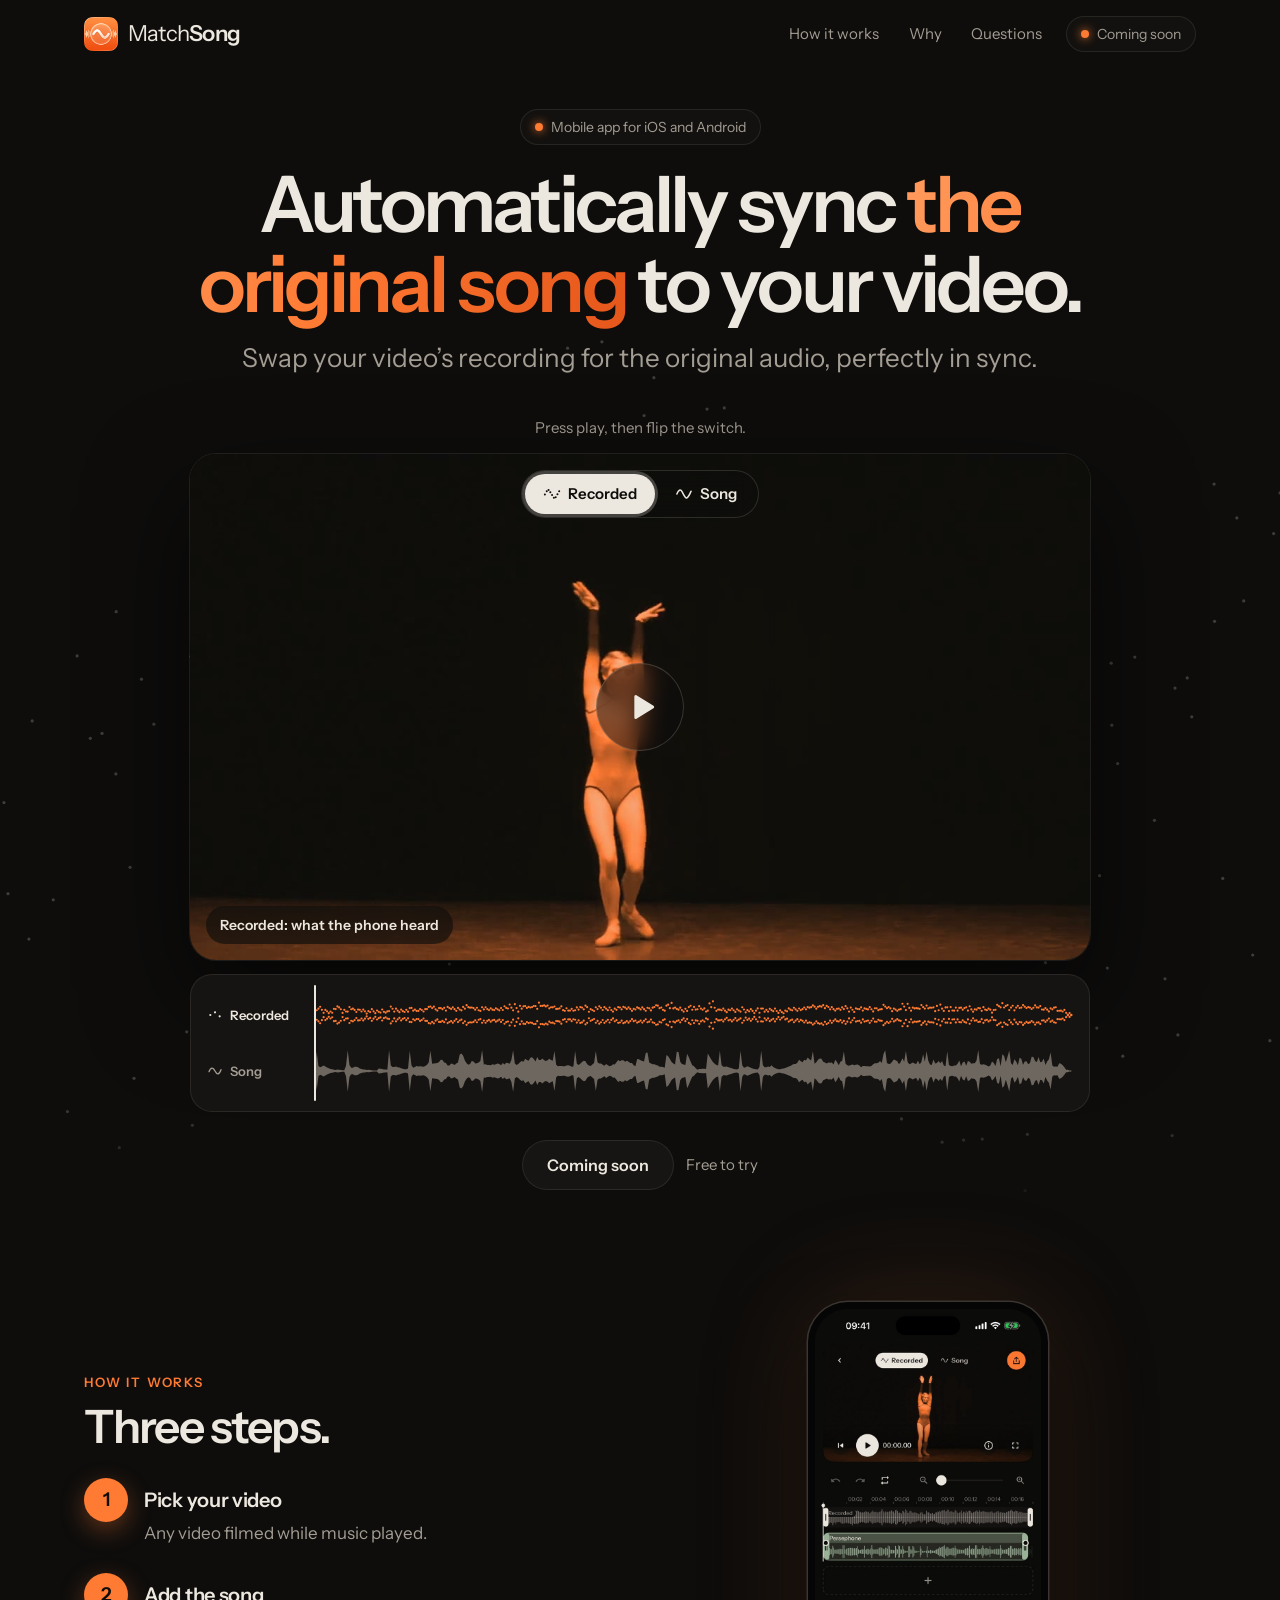
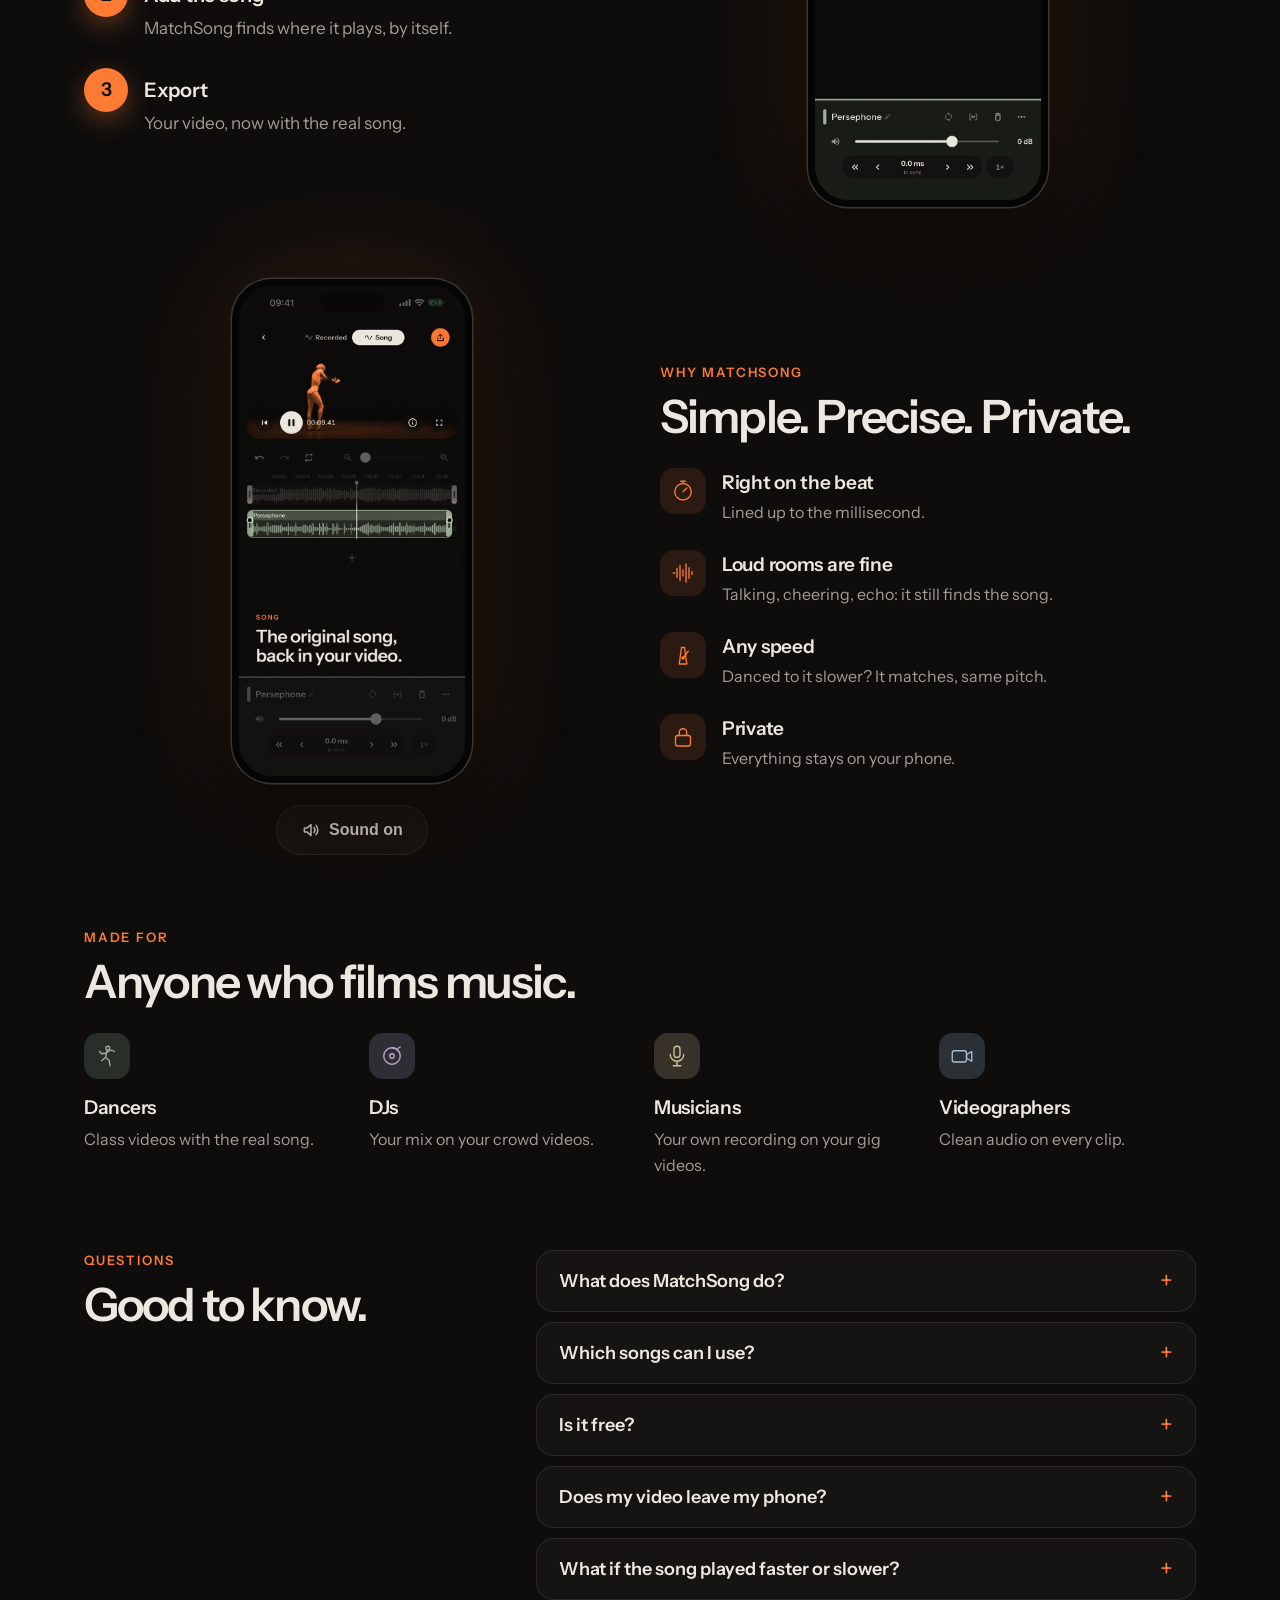
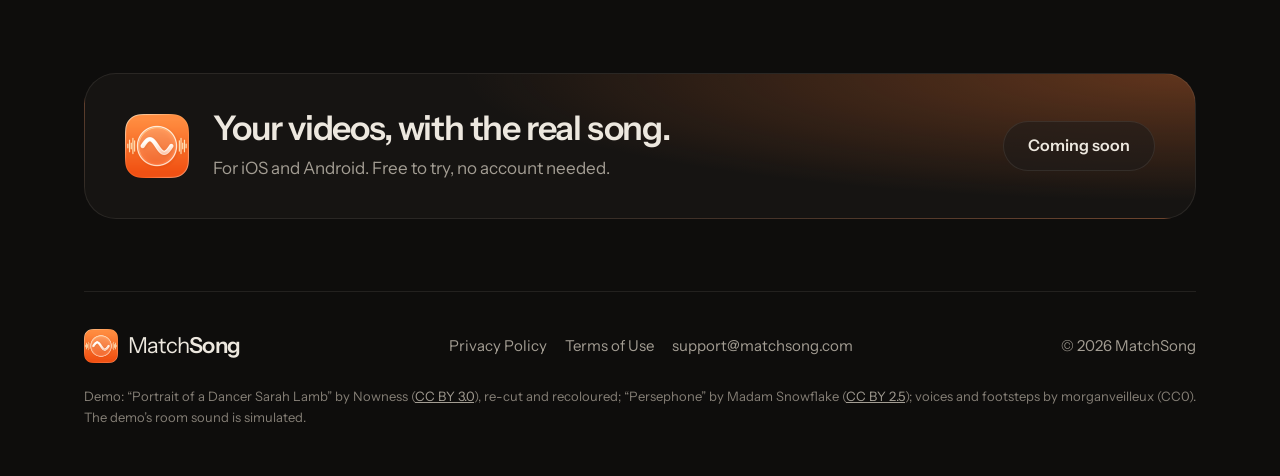
<file: index.html>
<!doctype html>
<html lang="en">
<head>
<meta charset="utf-8">
<meta name="viewport" content="width=device-width, initial-scale=1">
<title>MatchSong · Automatically sync the original song to your video</title>
<meta name="description" content="MatchSong swaps your video&rsquo;s recording for the original audio, perfectly in sync. A mobile app for iOS and Android.">
<meta name="theme-color" content="#0E0D0C">
<meta property="og:title" content="MatchSong">
<meta property="og:description" content="Automatically sync the original song to your video.">
<meta property="og:image" content="https://matchsong.com/og-image.png">
<meta property="og:url" content="https://matchsong.com/">
<meta name="twitter:card" content="summary_large_image">
<link rel="icon" href="favicon.png">
<link rel="apple-touch-icon" href="apple-touch-icon.png">
<link rel="preload" href="fonts/InstrumentSans-SemiBold.woff2" as="font" type="font/woff2" crossorigin>
<link rel="stylesheet" href="style.css?v=3">
</head>
<body>
<header class="top" id="top">
  <div class="wrap">
    <a class="brand" href="./"><img src="icon.png" alt=""><span>Match<b>Song</b></span></a>
    <nav><a class="link" href="#how">How it works</a><a class="link" href="#why">Why</a><a class="link" href="#faq">Questions</a><span class="chip"><i></i>Coming soon</span></nav>
  </div>
</header>

<main>
  <section class="hero">
    <canvas id="lock" aria-hidden="true"></canvas>
    <div class="wrap">
      <span class="chip"><i></i>Mobile app for iOS and Android</span>
      <h1>Automatically sync <em>the original song</em> to your video.</h1>
      <p class="lead">Swap your video&rsquo;s recording for the original audio, perfectly in sync.</p>
      <div class="player" id="demo">
        <p class="try">Press play, then flip the switch.</p>
        <div class="screen">
          <video id="video" muted playsinline preload="metadata" poster="demo/poster.jpg" src="demo/dance.mp4"></video>
          <div class="switch" role="radiogroup" aria-label="Sound">
            <button type="button" role="radio" id="pick-recorded" aria-checked="true"><svg viewBox="0 0 24 24" fill="currentColor" aria-hidden="true"><circle cx="2.5" cy="12.6" r="1.35"/><circle cx="5" cy="8.2" r="1.35"/><circle cx="7.4" cy="6.8" r="1.35"/><circle cx="9.8" cy="9.6" r="1.35"/><circle cx="12.1" cy="13.4" r="1.35"/><circle cx="14.5" cy="16.9" r="1.35"/><circle cx="16.9" cy="16.2" r="1.35"/><circle cx="19.3" cy="12.2" r="1.35"/><circle cx="21.6" cy="8.4" r="1.35"/></svg>Recorded</button>
            <button type="button" role="radio" id="pick-song" aria-checked="false" tabindex="-1"><svg viewBox="0 0 24 24" fill="none" stroke="currentColor" stroke-width="2" stroke-linecap="round" aria-hidden="true"><path d="M2.5 12C4.6 6.5 7.2 5 9.6 9.3C12 13.6 14.2 19.4 16.9 16.4C19.6 13.4 20.3 10.1 21.5 8.4"/></svg>Song</button>
          </div>
          <button class="play" id="play" type="button" aria-label="Play"></button>
          <div class="readout" id="readout" aria-live="polite">Recorded: what the phone heard</div>
        </div>
        <div class="lanes" id="lanes" role="slider" tabindex="0" aria-label="Position in the demo" aria-valuemin="0" aria-valuemax="22" aria-valuenow="0">
          <div class="lane on" id="lane-recorded"><span><svg viewBox="0 0 24 24" fill="currentColor" aria-hidden="true"><circle cx="5" cy="12" r="1.6"/><circle cx="12" cy="8" r="1.6"/><circle cx="19" cy="14" r="1.6"/></svg><em>Recorded</em></span><canvas id="wave-recorded"></canvas></div>
          <div class="lane" id="lane-song"><span><svg viewBox="0 0 24 24" fill="none" stroke="currentColor" stroke-width="2" stroke-linecap="round" aria-hidden="true"><path d="M3 13C6 6 9 6 12 12S18 18 21 10"/></svg><em>Song</em></span><canvas id="wave-song"></canvas></div>
          <div class="playhead" id="playhead"></div>
        </div>
      </div>
      <div class="actions"><span class="pill quiet">Coming soon</span><span class="free">Free to try</span></div>
    </div>
  </section>

  <div class="wrap">
    <section class="block" id="how">
      <div class="how">
        <div>
          <div class="kicker">How it works</div>
          <h2 class="title">Three steps.</h2>
          <ol class="steps reveal" id="steps">
            <li data-from="0"><span class="num">1</span><div><h3>Pick your video</h3><p>Any video filmed while music played.</p></div></li>
            <li data-from="3.49"><span class="num">2</span><div><h3>Add the song</h3><p>MatchSong finds where it plays, by itself.</p></div></li>
            <li data-from="19.25"><span class="num">3</span><div><h3>Export</h3><p>Your video, now with the real song.</p></div></li>
          </ol>
        </div>
        <div class="device reveal"><video id="app-video" src="demo/app-steps.mp4?v=4" poster="demo/app-steps.jpg?v=4" muted loop playsinline preload="metadata" aria-label="MatchSong in use: a new project with a dance video, the song added and found in sync, then exported to Photos."></video></div>
      </div>
    </section>

    <section class="block" id="why">
      <div class="split">
        <div>
          <div class="kicker">Why MatchSong</div>
          <h2 class="title">Simple. Precise. Private.</h2>
          <ul class="reasons reveal">
            <li><div class="mark"><svg viewBox="0 0 32 32"><circle cx="16" cy="17" r="11"/><path d="M16 17l5-5M13 3h6M16 6V3"/></svg></div><div><h3>Right on the beat</h3><p>Lined up to the millisecond.</p></div></li>
            <li><div class="mark"><svg viewBox="0 0 32 32"><path d="M3 16h2M8 10v12M12 6v20M16 12v8M20 4v24M24 9v14M28 14v4"/></svg></div><div><h3>Loud rooms are fine</h3><p>Talking, cheering, echo: it still finds the song.</p></div></li>
            <li><div class="mark"><svg viewBox="0 0 32 32"><path d="M11 28h10l-3-22h-4z"/><path d="M16 20l7-9"/><circle cx="16" cy="20" r="1.5"/></svg></div><div><h3>Any speed</h3><p>Danced to it slower? It matches, same pitch.</p></div></li>
            <li><div class="mark"><svg viewBox="0 0 32 32"><rect x="6" y="14" width="20" height="14" rx="3"/><path d="M11 14v-4a5 5 0 0 1 10 0v4"/></svg></div><div><h3>Private</h3><p>Everything stays on your phone.</p></div></li>
          </ul>
        </div>
        <div class="film reveal">
          <div class="device"><video id="film-video" src="demo/film.mp4?v=1" poster="demo/film.jpg?v=1" muted loop playsinline preload="metadata" aria-label="A 30-second film of MatchSong: a dance video with the sound the phone recorded, one tap to the original song in sync, how the song is found and the video exported."></video></div>
          <button class="pill quiet" id="film-sound" aria-pressed="false"><svg viewBox="0 0 24 24" width="20" height="20" fill="none" stroke="currentColor" stroke-width="1.8" stroke-linecap="round" stroke-linejoin="round" aria-hidden="true"><path d="M4 9.5h3.5L12 5.5v13l-4.5-4H4z"/><path d="M15.5 9a4.5 4.5 0 0 1 0 6M18 6.5a8 8 0 0 1 0 11"/></svg><span>Sound on</span></button>
        </div>
      </div>
    </section>

    <section class="block" id="for">
      <div class="kicker">Made for</div>
      <h2 class="title">Anyone who films music.</h2>
      <div class="row4 reveal">
        <div class="item who dancers"><div class="mark"><svg viewBox="0 0 32 32"><circle cx="17" cy="5.5" r="2.5"/><path d="M16 9l-2 9 5 4 1 7M14 18l-5 4M16 11l6-3 4 2M15 12l-6 1-3-3"/></svg></div><h3>Dancers</h3><p>Class videos with the real song.</p></div>
        <div class="item who djs"><div class="mark"><svg viewBox="0 0 32 32"><circle cx="16" cy="16" r="11"/><circle cx="16" cy="16" r="3"/><path d="M24 6l3-2M16 5a11 11 0 0 1 9 5"/></svg></div><h3>DJs</h3><p>Your mix on your crowd videos.</p></div>
        <div class="item who musicians"><div class="mark"><svg viewBox="0 0 32 32"><rect x="12" y="3" width="8" height="15" rx="4"/><path d="M7 14a9 9 0 0 0 18 0M16 23v6M11 29h10"/></svg></div><h3>Musicians</h3><p>Your own recording on your gig videos.</p></div>
        <div class="item who video"><div class="mark"><svg viewBox="0 0 32 32"><rect x="3" y="9" width="19" height="15" rx="3"/><path d="M22 14l7-4v13l-7-4z"/></svg></div><h3>Videographers</h3><p>Clean audio on every clip.</p></div>
      </div>
    </section>

    <section class="block" id="faq">
      <div class="split top">
        <div>
          <div class="kicker">Questions</div>
          <h2 class="title">Good to know.</h2>
        </div>
        <div class="faq">
          <details><summary>What does MatchSong do?</summary><p>It swaps your video&rsquo;s recording for the original audio, perfectly in sync.</p></details>
          <details><summary>Which songs can I use?</summary><p>Any song file you have (MP3, AAC, WAV, FLAC and more), or a better recording of the same music, like your DJ mix. Songs from streaming apps are locked and can&rsquo;t be used.</p></details>
          <details><summary>Is it free?</summary><p>Finding the song, listening and editing are free. Saving the finished video needs MatchSong Pro.</p></details>
          <details><summary>Does my video leave my phone?</summary><p>No. Everything happens on your phone. No account, no uploads.</p></details>
          <details><summary>What if the song played faster or slower?</summary><p>MatchSong notices and matches the speed, keeping the pitch.</p></details>
        </div>
      </div>
    </section>

    <section class="plan reveal">
      <div class="words"><img src="icon.png" alt=""><div><h2>Your videos, with the real song.</h2><p>For iOS and Android. Free to try, no account needed.</p></div></div>
      <span class="pill quiet">Coming soon</span>
    </section>

    <footer>
      <a class="brand" href="./"><img src="icon.png" alt=""><span>Match<b>Song</b></span></a>
      <nav><a href="privacy.html">Privacy Policy</a><a href="terms.html">Terms of Use</a><a href="mailto:support@matchsong.com">support@matchsong.com</a></nav>
      <span>&copy; 2026 MatchSong</span>
      <p class="credits">Demo: &ldquo;Portrait of a Dancer Sarah Lamb&rdquo; by Nowness (<a href="https://commons.wikimedia.org/wiki/File:Portrait_of_a_Dancer_Sarah_Lamb.webm">CC BY 3.0</a>), re-cut and recoloured; &ldquo;Persephone&rdquo; by Madam Snowflake (<a href="https://ccmixter.org/files/snowflake/22364">CC BY 2.5</a>); voices and footsteps by morganveilleux (CC0). The demo&rsquo;s room sound is simulated.</p>
    </footer>
  </div>
</main>

<script>
document.documentElement.classList.add('js');
const still = matchMedia('(prefers-reduced-motion: reduce)').matches;
const $ = id => document.getElementById(id);

// The top bar turns to glass once the page scrolls; sections rise into view once.
const topBar = $('top');
addEventListener('scroll', () => topBar.classList.toggle('solid', scrollY > 8), { passive: true });
const seen = new IntersectionObserver(entries => entries.forEach(e => { if (e.isIntersecting) { e.target.classList.add('seen'); seen.unobserve(e.target); } }), { rootMargin: '0px 0px -8% 0px' });
document.querySelectorAll('.reveal').forEach(el => seen.observe(el));

// The brand moment behind the headline: noisy dots drift, then lock onto one clean wave, and let go again.
(function lock() {
  const canvas = $('lock'), g = canvas.getContext('2d');
  const dots = Array.from({ length: 150 }, (_, i) => ({ u: i / 149, jx: Math.random() * 2 - 1, jy: Math.random() * 2 - 1, phase: Math.random() * 6.28 }));
  function size() { const r = devicePixelRatio || 1; canvas.width = canvas.clientWidth * r; canvas.height = canvas.clientHeight * r; g.setTransform(r, 0, 0, r, 0, 0); }
  function draw(time) {
    const w = canvas.clientWidth, h = canvas.clientHeight, cycle = (time / 1000) % 8;
    // 0–3 s noisy, 3–4 s locking on, 4–7 s locked, 7–8 s letting go (eased)
    const ease = x => x * x * (3 - 2 * x);
    const locked = still ? 1 : cycle < 3 ? 0 : cycle < 4 ? ease(cycle - 3) : cycle < 7 ? 1 : 1 - ease(cycle - 7);
    g.clearRect(0, 0, w, h);
    for (const d of dots) {
      const x = d.u * w, line = h * 0.62 + Math.sin(d.u * 9.4 + 0.6) * h * 0.12;
      const wobble = still ? 0 : Math.sin(time / 900 + d.phase);
      const loose = 1 - locked;
      const px = x + loose * d.jx * 26, py = line + loose * (d.jy * h * 0.28 + wobble * 14);
      g.beginPath(); g.arc(px, py, 1.6 + locked * 0.6, 0, 6.29);
      g.fillStyle = `rgba(${Math.round(237 + 18 * locked)}, ${Math.round(232 - 110 * locked)}, ${Math.round(223 - 172 * locked)}, ${0.22 + 0.4 * locked})`;
      g.fill();
    }
    if (!still) requestAnimationFrame(draw);
  }
  size(); addEventListener('resize', () => { size(); if (still) draw(0); });
  still ? draw(0) : requestAnimationFrame(draw);
})();

// The demo: both sounds play from one clock and the switch only fades between them (30 ms), so flipping never
// loses the place. The picture follows what the listener hears (the sound clock minus the output delay).
const WAVES_URL = 'demo/waves.json', LENGTH = 22;
const PLAY = '<svg viewBox="0 0 24 24" fill="currentColor" aria-hidden="true"><path d="M8 4.5v15a1 1 0 0 0 1.5.86l12-7.5a1 1 0 0 0 0-1.72l-12-7.5A1 1 0 0 0 8 4.5z"/></svg>';
const PAUSE = '<svg viewBox="0 0 24 24" fill="currentColor" aria-hidden="true"><rect x="5.5" y="4" width="4.5" height="16" rx="1.2"/><rect x="14" y="4" width="4.5" height="16" rx="1.2"/></svg>';
const video = $('video');
let audio = null, playing = false, at = 0, listening = 'recorded', waves = null;

async function prepare() {
  if (audio) return audio;
  // Play like a video, not like a game: on iPhone, game sound is muted by the silent switch
  // (it still plays in headphones, so the demo seemed broken only on the phone's speaker).
  if (navigator.audioSession) navigator.audioSession.type = 'playback';
  const context = new (window.AudioContext || window.webkitAudioContext)();
  context.resume();  // while the tap still counts as the listener's choice to play
  const load = async url => context.decodeAudioData(await (await fetch(url)).arrayBuffer());
  const [recorded, song] = await Promise.all([load('demo/recorded.mp4'), load('demo/song.mp4')]);
  const gains = { recorded: context.createGain(), song: context.createGain() };
  for (const name in gains) { gains[name].connect(context.destination); gains[name].gain.value = name === listening ? 1 : 0; }
  return audio = { context, buffers: { recorded, song }, gains, sources: [] };
}
const heardDelay = () => audio ? (audio.context.outputLatency || audio.context.baseLatency || 0) : 0;
const now = () => playing ? Math.max(0, Math.min(LENGTH, audio.context.currentTime - audio.startedAt - heardDelay())) : at;
function stopSources() { if (!audio) return; for (const s of audio.sources) { try { s.stop(); } catch (e) {} } audio.sources = []; }
function start(from) {
  stopSources();
  const when = audio.context.currentTime + 0.05;
  audio.sources = ['recorded', 'song'].map(name => {
    const s = audio.context.createBufferSource(); s.buffer = audio.buffers[name]; s.connect(audio.gains[name]); s.start(when, from); return s;
  });
  audio.startedAt = when - from; playing = true;
  video.currentTime = from;   // the picture starts when the sound is heard, not before
  setTimeout(() => { if (playing) video.play().catch(() => {}); }, (when - audio.context.currentTime + heardDelay()) * 1000);
}
async function toggle() {
  if (playing) { at = now(); stopSources(); playing = false; video.pause(); return; }
  filmHeard(false);  // one sound at a time
  const a = await prepare();
  if (a.context.state === 'suspended') await a.context.resume();
  start(at >= LENGTH - 0.1 ? 0 : at);
}
function seek(t) { at = Math.max(0, Math.min(LENGTH - 0.05, t)); playing ? start(at) : (video.currentTime = at); }
function listen(which) {
  listening = which;
  $('pick-recorded').setAttribute('aria-checked', which === 'recorded');
  $('pick-song').setAttribute('aria-checked', which === 'song');
  $('pick-recorded').tabIndex = which === 'recorded' ? 0 : -1;   // only the chosen one is a Tab stop
  $('pick-song').tabIndex = which === 'song' ? 0 : -1;
  $('lane-recorded').classList.toggle('on', which === 'recorded');
  $('lane-song').classList.toggle('on', which === 'song');
  $('readout').innerHTML = which === 'song' ? '<b>Song</b>: in sync' : 'Recorded: what the phone heard';
  if (audio) {
    const t = audio.context.currentTime;
    for (const name in audio.gains) { const g = audio.gains[name].gain; g.cancelScheduledValues(t); g.setValueAtTime(g.value, t); g.linearRampToValueAtTime(name === which ? 1 : 0, t + 0.03); }
  }
  if (!playing) toggle();
  drawWaves();
}

// The two sounds drawn like the app's lanes: the recording as scattered dots, the song as one clean wave.
function drawWaves() {
  if (!waves) return;
  for (const name of ['recorded', 'song']) {
    const canvas = $('wave-' + name), r = devicePixelRatio || 1, w = canvas.clientWidth, h = canvas.clientHeight;
    canvas.width = w * r; canvas.height = h * r;
    const g = canvas.getContext('2d'); g.scale(r, r);
    const values = waves[name], step = w / values.length, mid = h / 2;
    g.fillStyle = name === listening ? '#FF7A33' : '#6E675F';  // the quiet one still 3.3:1 on its panel
    if (name === 'recorded') {
      values.forEach((v, i) => { const a = v * (mid - 3), jitter = ((i * 37) % 11) / 11 - 0.5;
        for (const y of [mid - a + jitter * 4, mid + a - jitter * 4]) { g.beginPath(); g.arc(i * step, y, 1.1, 0, 6.29); g.fill(); } });
    } else {
      g.beginPath(); g.moveTo(0, mid);
      values.forEach((v, i) => g.lineTo(i * step, mid - v * (mid - 3)));
      for (let i = values.length - 1; i >= 0; i--) g.lineTo(i * step, mid + values[i] * (mid - 3));
      g.closePath(); g.fill();
    }
  }
}
function frame() {
  const t = now();
  if (playing && t >= LENGTH - 0.02) { playing = false; at = LENGTH; stopSources(); video.pause(); }
  if (playing && !video.paused && Math.abs(video.currentTime - t) > 0.035) video.currentTime = t;
  const canvas = $('wave-song');
  $('playhead').style.left = (canvas.offsetLeft + t / LENGTH * canvas.clientWidth) + 'px';
  $('lanes').setAttribute('aria-valuenow', Math.round(t));
  $('lanes').setAttribute('aria-valuetext', `${Math.round(t)} seconds of ${LENGTH}`);
  document.body.classList.toggle('playing', playing);
  const p = $('play');
  if (p.dataset.on !== String(playing)) { p.dataset.on = playing; p.innerHTML = playing ? PAUSE : PLAY; p.setAttribute('aria-label', playing ? 'Pause' : 'Play'); }
  requestAnimationFrame(frame);
}
$('play').onclick = toggle; video.onclick = toggle;
$('pick-recorded').onclick = () => listen('recorded'); $('pick-song').onclick = () => listen('song');
// the switch is a pair of radio buttons: the arrow keys move between them
for (const [id, other] of [['pick-recorded', 'song'], ['pick-song', 'recorded']]) {
  $(id).addEventListener('keydown', e => {
    if (!['ArrowLeft', 'ArrowRight', 'ArrowUp', 'ArrowDown'].includes(e.key)) return;
    e.preventDefault(); listen(other); $('pick-' + other).focus();
  });
}
const lanes = $('lanes');
const seekAt = e => { const c = $('wave-song').getBoundingClientRect(); seek((e.clientX - c.left) / c.width * LENGTH); };
lanes.addEventListener('pointerdown', e => { lanes.setPointerCapture(e.pointerId); seekAt(e); });
lanes.addEventListener('pointermove', e => { if (lanes.hasPointerCapture(e.pointerId)) seekAt(e); });
lanes.addEventListener('keydown', e => { if (e.key === 'ArrowRight') seek(now() + 2); if (e.key === 'ArrowLeft') seek(now() - 2); if (e.key === ' ') { e.preventDefault(); toggle(); } });
// The 30-second film: plays silently when it comes into view (with Reduce Motion, only when
// asked); its sound only when asked, and never over the demo's.
const film = $('film-video'), filmSound = $('film-sound');
function filmHeard(on) {
  film.muted = !on;
  filmSound.setAttribute('aria-pressed', on);
  filmSound.querySelector('span').textContent = on ? 'Sound off' : 'Sound on';
}
if (!still) new IntersectionObserver(([e]) => e.isIntersecting ? film.play().catch(() => {}) : film.pause()).observe(film);
film.onclick = () => film.paused ? film.play().catch(() => {}) : film.pause();
filmSound.onclick = () => {
  const on = film.muted;
  if (on && playing) toggle();  // the demo stops: one sound at a time
  filmHeard(on);
  if (on) film.play().catch(() => {});
};
const appVideo = $('app-video');
if (!still) new IntersectionObserver(([e]) => e.isIntersecting ? appVideo.play().catch(() => {}) : appVideo.pause()).observe(appVideo);
// The step the app video is showing lights up beside it (each step says from which second).
const steps = [...$('steps').children];
function showStep() {
  const t = appVideo.currentTime;
  steps.forEach((li, i) => li.classList.toggle('now', t >= +li.dataset.from && (i + 1 === steps.length || t < +steps[i + 1].dataset.from)));
  if (!appVideo.paused) requestAnimationFrame(showStep);
}
appVideo.addEventListener('play', () => { $('steps').classList.add('live'); showStep(); });
fetch(WAVES_URL).then(r => r.json()).then(w => { waves = w; drawWaves(); });
addEventListener('resize', drawWaves);
requestAnimationFrame(frame);
</script>
</body>
</html>
</file>
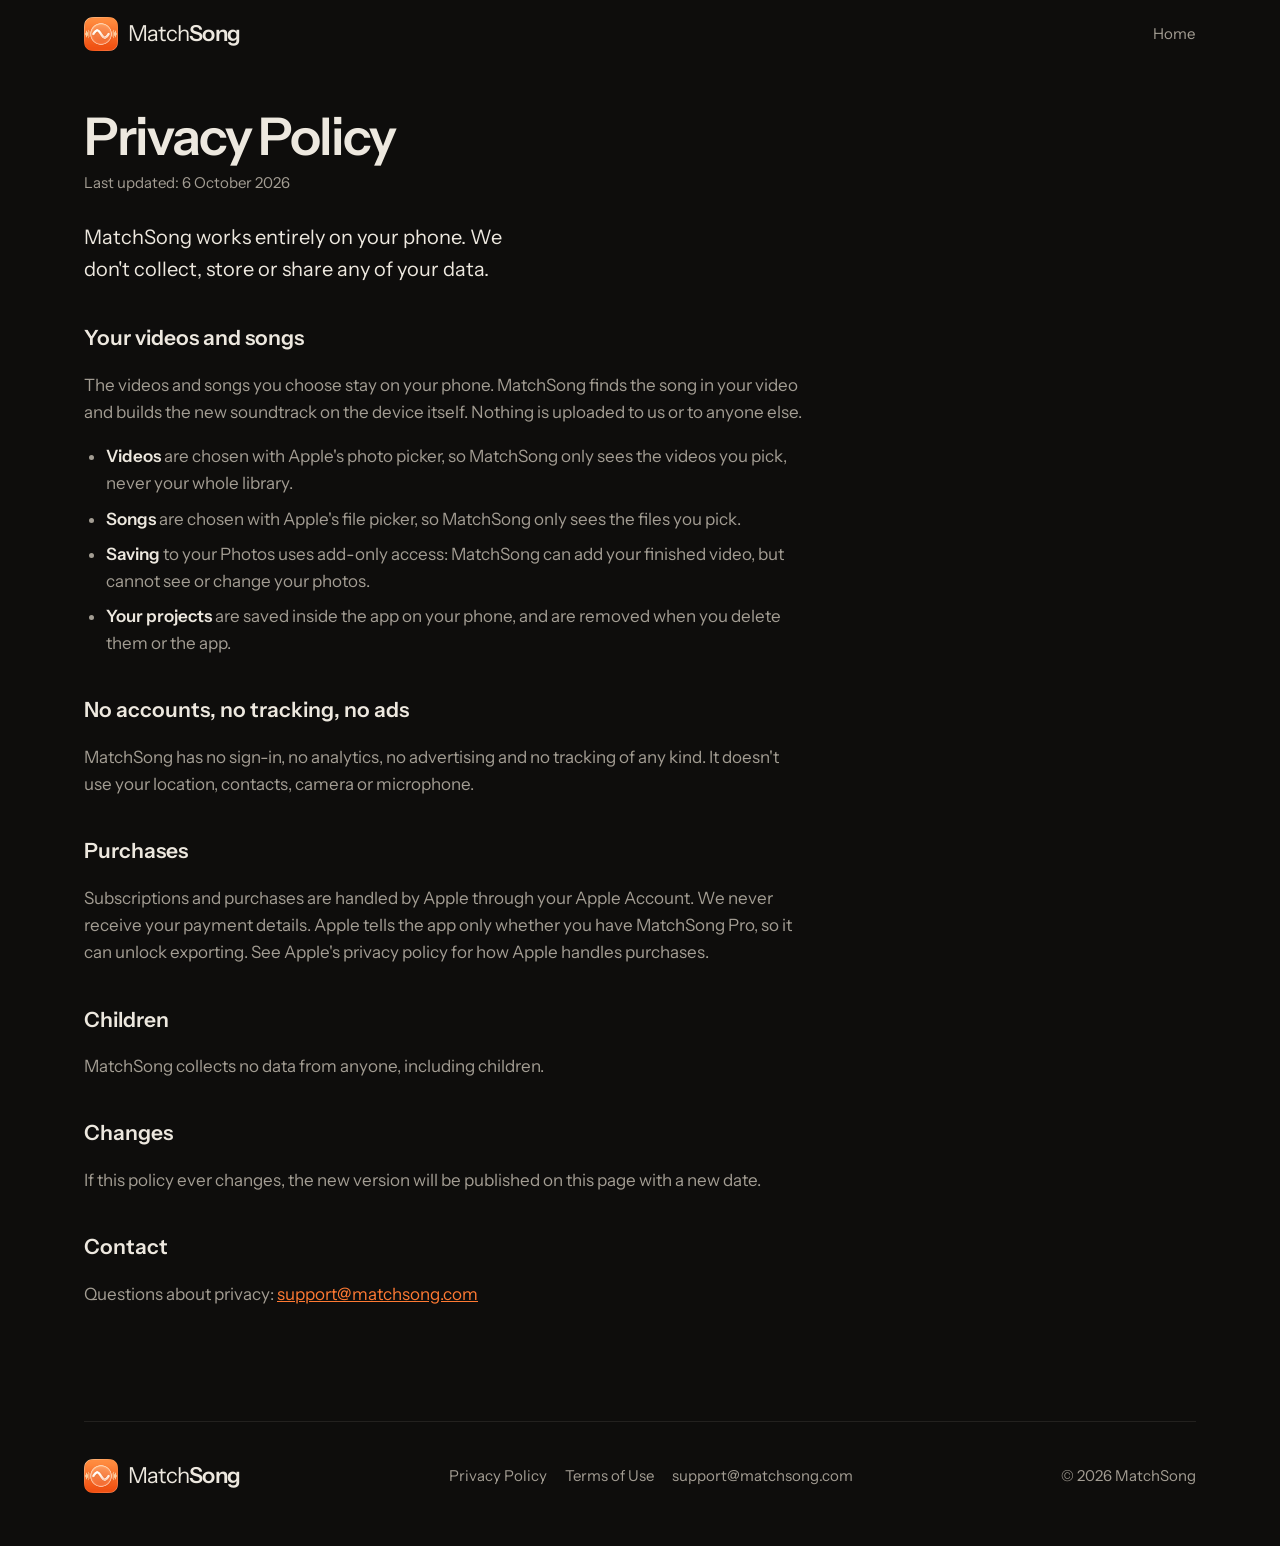
<file: privacy.html>
<!doctype html>
<html lang="en">
<head>
<meta charset="utf-8">
<meta name="viewport" content="width=device-width, initial-scale=1">
<title>MatchSong · Privacy Policy</title>
<meta name="theme-color" content="#0E0D0C">
<link rel="icon" href="favicon.png">
<link rel="apple-touch-icon" href="apple-touch-icon.png">
<link rel="stylesheet" href="style.css?v=3">
</head>
<body>
<header class="top">
  <div class="wrap">
    <a class="brand" href="./"><img src="icon.png" alt=""><span>Match<b>Song</b></span></a>
    <nav><a href="./">Home</a></nav>
  </div>
</header>
<div class="wrap">
<main class="doc">
<h1>Privacy Policy</h1>
<p class="updated">Last updated: 6 October 2026</p>

<p class="lead">MatchSong works entirely on your phone. We don't collect, store or share any of your data.</p>

<h2>Your videos and songs</h2>
<p>The videos and songs you choose stay on your phone. MatchSong finds the song in your video and builds the new soundtrack on the device itself. Nothing is uploaded to us or to anyone else.</p>
<ul>
<li><b>Videos</b> are chosen with Apple's photo picker, so MatchSong only sees the videos you pick, never your whole library.</li>
<li><b>Songs</b> are chosen with Apple's file picker, so MatchSong only sees the files you pick.</li>
<li><b>Saving</b> to your Photos uses add-only access: MatchSong can add your finished video, but cannot see or change your photos.</li>
<li><b>Your projects</b> are saved inside the app on your phone, and are removed when you delete them or the app.</li>
</ul>

<h2>No accounts, no tracking, no ads</h2>
<p>MatchSong has no sign-in, no analytics, no advertising and no tracking of any kind. It doesn't use your location, contacts, camera or microphone.</p>

<h2>Purchases</h2>
<p>Subscriptions and purchases are handled by Apple through your Apple Account. We never receive your payment details. Apple tells the app only whether you have MatchSong Pro, so it can unlock exporting. See Apple's privacy policy for how Apple handles purchases.</p>

<h2>Children</h2>
<p>MatchSong collects no data from anyone, including children.</p>

<h2>Changes</h2>
<p>If this policy ever changes, the new version will be published on this page with a new date.</p>

<h2>Contact</h2>
<p>Questions about privacy: <a href="mailto:support@matchsong.com">support@matchsong.com</a></p>
</main>
  <footer>
    <a class="brand" href="./"><img src="icon.png" alt=""><span>Match<b>Song</b></span></a>
    <nav><a href="privacy.html">Privacy Policy</a><a href="terms.html">Terms of Use</a><a href="mailto:support@matchsong.com">support@matchsong.com</a></nav>
    <span>&copy; 2026 MatchSong</span>
  </footer>
</div>
</body>
</html>
</file>
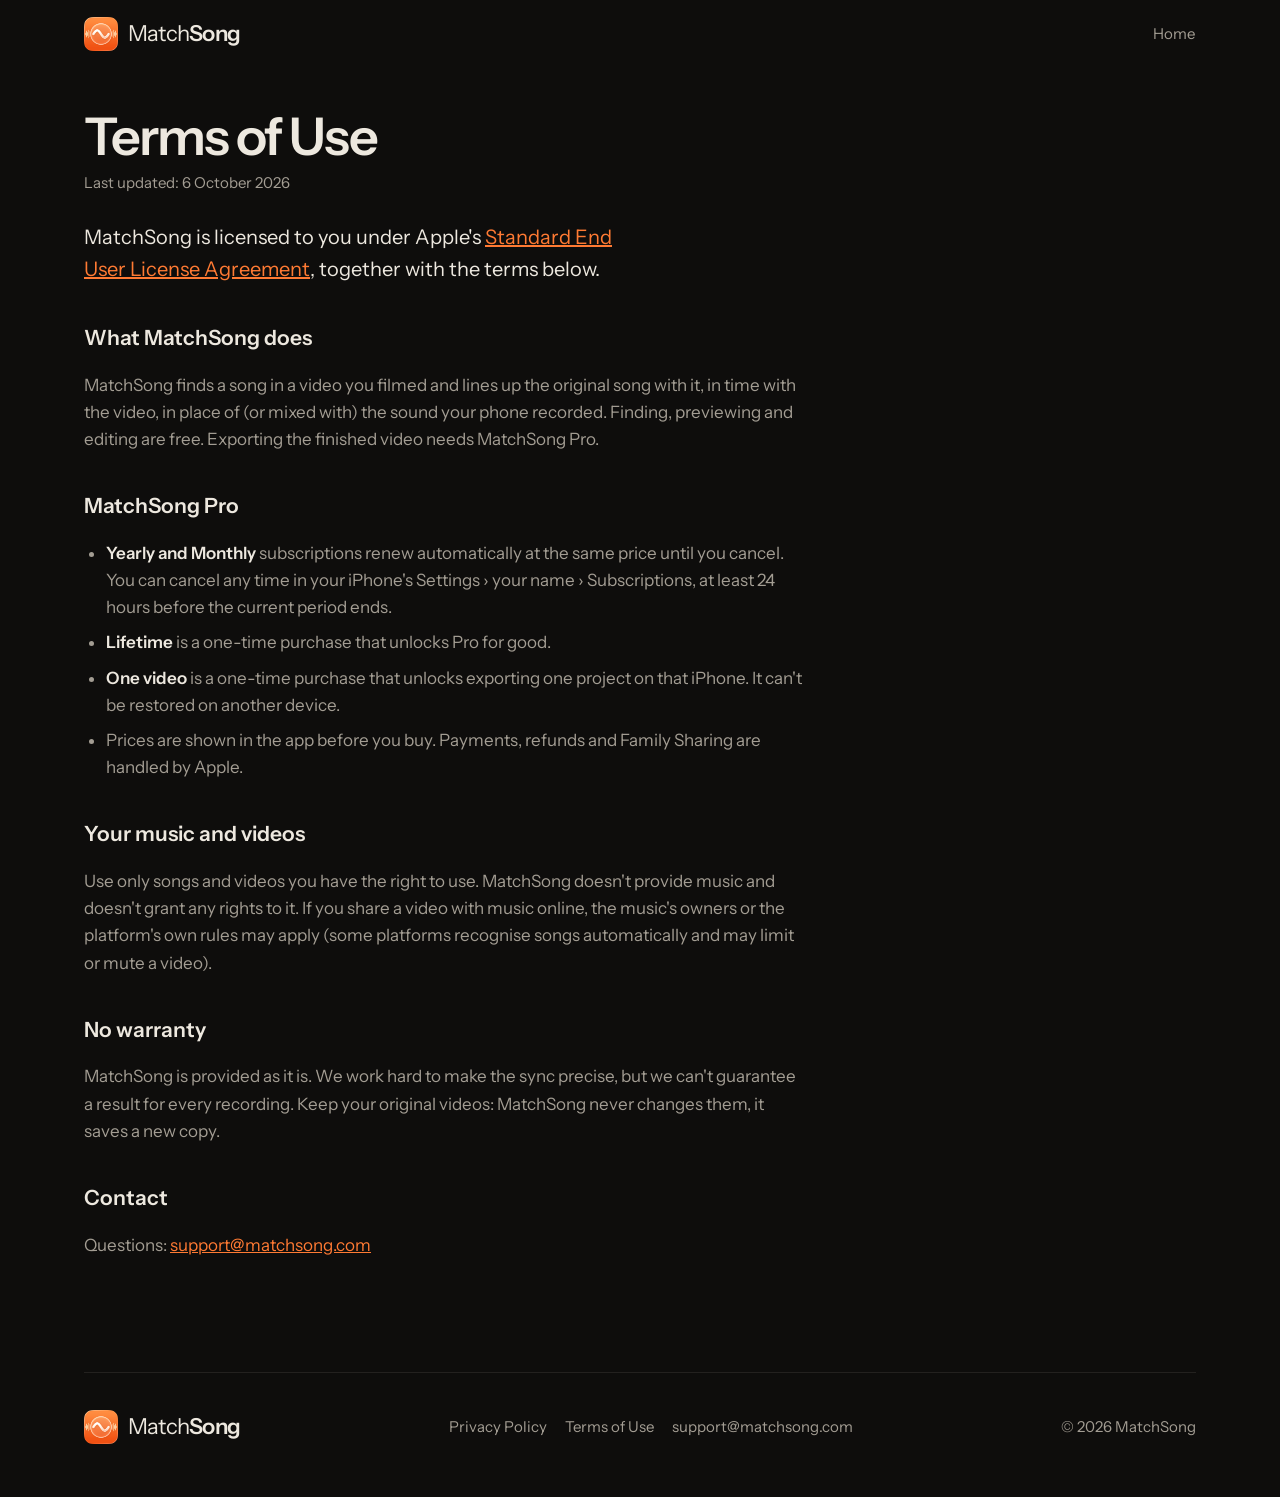
<file: terms.html>
<!doctype html>
<html lang="en">
<head>
<meta charset="utf-8">
<meta name="viewport" content="width=device-width, initial-scale=1">
<title>MatchSong · Terms of Use</title>
<meta name="theme-color" content="#0E0D0C">
<link rel="icon" href="favicon.png">
<link rel="apple-touch-icon" href="apple-touch-icon.png">
<link rel="stylesheet" href="style.css?v=3">
</head>
<body>
<header class="top">
  <div class="wrap">
    <a class="brand" href="./"><img src="icon.png" alt=""><span>Match<b>Song</b></span></a>
    <nav><a href="./">Home</a></nav>
  </div>
</header>
<div class="wrap">
<main class="doc">
<h1>Terms of Use</h1>
<p class="updated">Last updated: 6 October 2026</p>

<p class="lead">MatchSong is licensed to you under Apple's <a href="https://www.apple.com/legal/internet-services/itunes/dev/stdeula/">Standard End User License Agreement</a>, together with the terms below.</p>

<h2>What MatchSong does</h2>
<p>MatchSong finds a song in a video you filmed and lines up the original song with it, in time with the video, in place of (or mixed with) the sound your phone recorded. Finding, previewing and editing are free. Exporting the finished video needs MatchSong Pro.</p>

<h2>MatchSong Pro</h2>
<ul>
<li><b>Yearly and Monthly</b> subscriptions renew automatically at the same price until you cancel. You can cancel any time in your iPhone's Settings › your name › Subscriptions, at least 24 hours before the current period ends.</li>
<li><b>Lifetime</b> is a one-time purchase that unlocks Pro for good.</li>
<li><b>One video</b> is a one-time purchase that unlocks exporting one project on that iPhone. It can't be restored on another device.</li>
<li>Prices are shown in the app before you buy. Payments, refunds and Family Sharing are handled by Apple.</li>
</ul>

<h2>Your music and videos</h2>
<p>Use only songs and videos you have the right to use. MatchSong doesn't provide music and doesn't grant any rights to it. If you share a video with music online, the music's owners or the platform's own rules may apply (some platforms recognise songs automatically and may limit or mute a video).</p>

<h2>No warranty</h2>
<p>MatchSong is provided as it is. We work hard to make the sync precise, but we can't guarantee a result for every recording. Keep your original videos: MatchSong never changes them, it saves a new copy.</p>

<h2>Contact</h2>
<p>Questions: <a href="mailto:support@matchsong.com">support@matchsong.com</a></p>
</main>
  <footer>
    <a class="brand" href="./"><img src="icon.png" alt=""><span>Match<b>Song</b></span></a>
    <nav><a href="privacy.html">Privacy Policy</a><a href="terms.html">Terms of Use</a><a href="mailto:support@matchsong.com">support@matchsong.com</a></nav>
    <span>&copy; 2026 MatchSong</span>
  </footer>
</div>
</body>
</html>
</file>
<file: style.css>
/* matchsong.com: the app's own look. Warm studio black, bone white, one orange accent, the
   app's track colours for the audiences, Instrument Sans (served from this site: no outside
   services, no tracking). Motion is gentle and switched off for people who ask for less. */
@font-face { font-family: 'Instrument Sans'; font-weight: 400; font-display: swap; src: url('fonts/InstrumentSans-Regular.woff2') format('woff2'); }
@font-face { font-family: 'Instrument Sans'; font-weight: 600; font-display: swap; src: url('fonts/InstrumentSans-SemiBold.woff2') format('woff2'); }

:root {
  color-scheme: dark;
  --bg: #0E0D0C; --surface: #161412; --surface2: #1F1C19; --line: rgba(237, 232, 223, 0.09);
  --text: #EDE8DF; --muted: #A39D93; --accent: #FF7A33; --on-accent: #0E0D0C;
  --green: #9DB39A; --lavender: #B9A9D2; --sand: #D6C29C; --blue: #A2BED3; --rose: #D4A5A5;
}
* { box-sizing: border-box; }
html { scroll-behavior: smooth; }
body { margin: 0; background: var(--bg); color: var(--text); font: 17px/1.6 'Instrument Sans', system-ui, sans-serif; -webkit-font-smoothing: antialiased; overflow-x: hidden; }
img { max-width: 100%; height: auto; display: block; }
a { color: var(--accent); }
.wrap { max-width: 1160px; margin: 0 auto; padding: 0 24px; }
@media (max-width: 600px) { .wrap { padding: 0 18px; } }

/* top bar: glass once the page scrolls */
.top { position: sticky; top: 0; z-index: 10; transition: background 0.3s, border-color 0.3s; border-bottom: 1px solid transparent; }
.top.solid { background: rgba(14, 13, 12, 0.72); backdrop-filter: blur(16px); -webkit-backdrop-filter: blur(16px); border-color: var(--line); }
.top .wrap { display: flex; align-items: center; justify-content: space-between; height: 68px; }
.brand { display: flex; align-items: center; min-height: 44px; gap: 10px; color: var(--text); text-decoration: none; font-size: 22px; letter-spacing: -0.035em; }
.brand img { width: 34px; height: 34px; }
.brand b { font-weight: 600; }
.top nav { display: flex; gap: 24px; align-items: center; font-size: 15px; }
.top nav a { color: var(--muted); text-decoration: none; display: inline-flex; align-items: center; justify-content: center; min-height: 44px; min-width: 44px; }
.top nav a:hover { color: var(--text); }
@media (max-width: 760px) { .top nav .link { display: none; } }

/* buttons and chips */
.pill { display: inline-flex; align-items: center; gap: 8px; min-height: 50px; padding: 0 24px; border-radius: 999px; font-weight: 600; font-size: 16px; text-decoration: none; white-space: nowrap; transition: transform 0.2s, box-shadow 0.2s; }
.pill.primary { background: var(--accent); color: var(--on-accent); box-shadow: 0 10px 30px rgba(255, 122, 51, 0.35); }
.pill.primary:hover { transform: translateY(-2px); box-shadow: 0 14px 40px rgba(255, 122, 51, 0.45); }
.pill.quiet { border: 1px solid var(--line); color: var(--text); background: rgba(31, 28, 25, 0.6); }
.chip { display: inline-flex; align-items: center; gap: 8px; padding: 6px 14px; border-radius: 999px; border: 1px solid var(--line); background: rgba(22, 20, 18, 0.7); color: var(--muted); font-size: 14px; }
.chip i { width: 8px; height: 8px; border-radius: 50%; background: var(--accent); display: inline-block; box-shadow: 0 0 10px var(--accent); }

/* hero: the "lock" (noisy dots snapping onto one clean line) behind the words */
.hero { position: relative; overflow: hidden; }
.hero > canvas { position: absolute; inset: 0; width: 100%; height: 100%; }
.hero::after { content: ''; position: absolute; inset: auto 0 0 0; height: 140px; background: linear-gradient(transparent, var(--bg)); pointer-events: none; }
.hero .wrap { position: relative; z-index: 1; display: flex; flex-direction: column; align-items: center; text-align: center; padding-top: 40px; padding-bottom: 40px; }
.hero h1 { font-size: clamp(40px, 6.2vw, 78px); line-height: 1.02; letter-spacing: -0.045em; font-weight: 600; margin: 20px 0 14px; max-width: 13em; text-wrap: balance; }
.hero h1 em { font-style: normal; background: linear-gradient(100deg, #FF9A5C, var(--accent) 45%, #E5561A); -webkit-background-clip: text; background-clip: text; color: transparent; }
.lead { font-size: clamp(20px, 2.4vw, 26px); color: var(--muted); max-width: 32em; margin: 0 0 36px; text-wrap: balance; }
.lead strong { color: var(--text); font-weight: 600; }
.actions { display: flex; flex-wrap: wrap; gap: 12px; align-items: center; justify-content: center; margin-top: 28px; }
@media (max-width: 900px) { .hero .wrap { padding-top: 28px; } }

/* sections */
section.block { padding: 72px 0 0; }
@media (max-width: 600px) { section.block { padding-top: 56px; } }
.kicker { color: var(--accent); font-weight: 600; font-size: 13px; letter-spacing: 0.14em; text-transform: uppercase; }
h2.title { font-size: clamp(30px, 3.8vw, 46px); letter-spacing: -0.04em; line-height: 1.06; font-weight: 600; margin: 10px 0 26px; max-width: 16em; }
.intro { color: var(--muted); font-size: 19px; max-width: 34em; margin: 0 0 44px; }
.intro b { color: var(--text); font-weight: 600; }

/* who it's for: each in one of the app's track colours */
.row4 .who .mark, .who .mark { background: color-mix(in srgb, var(--tint) 20%, transparent); }
.row4 .who .mark svg, .who .mark svg { stroke: var(--tint); }
.who.dancers { --tint: var(--green); } .who.djs { --tint: var(--lavender); } .who.musicians { --tint: var(--sand); } .who.video { --tint: var(--blue); }

/* the live demo: one video, with what the phone recorded or the original song MatchSong put back */
.player { display: grid; gap: 14px; width: 100%; max-width: 900px; text-align: left; scroll-margin-top: 90px; }
.try { margin: 0; text-align: center; color: var(--muted); font-size: 15px; }
.screen { position: relative; border-radius: 26px; overflow: hidden; background: #000; aspect-ratio: 16 / 9; box-shadow: 0 0 0 1px var(--line), 0 40px 100px rgba(0, 0, 0, 0.6); }
.screen video { width: 100%; height: 100%; object-fit: cover; display: block; }
.switch { position: absolute; top: 16px; left: 50%; transform: translateX(-50%); display: flex; gap: 2px; padding: 3px; border-radius: 999px; background: rgba(14, 13, 12, 0.55); border: 1px solid rgba(237, 232, 223, 0.14); backdrop-filter: blur(14px); -webkit-backdrop-filter: blur(14px); }
.switch button { font: inherit; font-size: 15px; font-weight: 600; color: var(--text); background: none; border: 0; cursor: pointer; display: flex; align-items: center; gap: 7px; height: 40px; padding: 0 18px; border-radius: 999px; position: relative; }
.switch button::after { content: ''; position: absolute; inset: -4px 0; }
.switch button[aria-checked="true"] { background: var(--text); color: var(--bg); box-shadow: 0 0 0 3px rgba(237, 232, 223, 0.25); }
.switch svg { width: 18px; height: 18px; }
.play { position: absolute; left: 50%; top: 50%; width: 88px; height: 88px; margin: -44px 0 0 -44px; border-radius: 50%; border: 1px solid rgba(237, 232, 223, 0.18); cursor: pointer; color: var(--text); display: grid; place-items: center; background: rgba(14, 13, 12, 0.5); backdrop-filter: blur(12px); -webkit-backdrop-filter: blur(12px); transition: opacity 0.25s; }
.play svg { width: 34px; height: 34px; }
.playing .play { opacity: 0; }
.playing .screen:hover .play, .play:focus-visible { opacity: 1; }
.readout { position: absolute; left: 16px; bottom: 16px; padding: 8px 14px; border-radius: 999px; font-size: 14px; font-weight: 600; background: rgba(14, 13, 12, 0.62); backdrop-filter: blur(12px); -webkit-backdrop-filter: blur(12px); }
.readout b { color: var(--accent); font-weight: 600; }
.lanes { position: relative; display: grid; gap: 8px; padding: 16px; border-radius: 22px; background: var(--surface); border: 1px solid var(--line); cursor: pointer; touch-action: none; }
.lane { display: grid; grid-template-columns: 96px 1fr; gap: 12px; align-items: center; }
.lane span { font-size: 13px; font-weight: 600; color: var(--muted); display: flex; align-items: center; gap: 7px; }
.lane span svg { width: 16px; height: 16px; flex: none; }
.lane span em { font-style: normal; }
.lane.on span { color: var(--text); }
.lane canvas { width: 100%; height: 48px; display: block; }
.playhead { position: absolute; top: 10px; bottom: 10px; width: 2px; margin-left: -1px; border-radius: 1px; background: var(--text); pointer-events: none; }
button:focus-visible, .lanes:focus-visible { outline: 2px solid var(--accent); outline-offset: 3px; }
@media (max-width: 600px) { .lane { grid-template-columns: 22px 1fr; } .lane span em { display: none; } .switch button { padding: 0 13px; } .screen { border-radius: 18px; } }

/* how it works: the three steps beside the app in use (a short loop in an iPhone) */
.how { display: grid; grid-template-columns: 1fr 1fr; gap: 40px; align-items: center; }
.how .device { justify-self: center; }
.device { position: relative; width: 240px; border-radius: 40px; padding: 7px; background: #050505; box-shadow: 0 0 0 1.5px #3A3530, 0 40px 80px rgba(0, 0, 0, 0.6), 0 0 120px rgba(255, 122, 51, 0.16); }
.device video { display: block; width: 100%; aspect-ratio: 660 / 1434; border-radius: 33px; background: #0E0D0C; }
.film { display: flex; flex-direction: column; align-items: center; gap: 22px; }
/* Two columns on a computer (words, and a phone or the questions beside them); one on a phone */
.split { display: grid; grid-template-columns: 1fr 1fr; gap: 40px; align-items: center; }
.split.top { grid-template-columns: 1fr 1.6fr; align-items: start; }
#why .film { order: -1; }  /* the film on the left, opposite the steps' video above */
@media (max-width: 760px) { .split, .split.top { grid-template-columns: 1fr; gap: 32px; } #why .film { order: 0; } }
.reasons { list-style: none; margin: 0; padding: 0; display: grid; gap: 24px; }
.reasons li { display: grid; grid-template-columns: 46px 1fr; gap: 16px; align-items: start; }
.reasons h3 { margin: 0 0 2px; font-size: 19px; font-weight: 600; letter-spacing: -0.015em; }
.reasons p { margin: 0; color: var(--muted); font-size: 16px; }
.film video { aspect-ratio: 660 / 1430; cursor: pointer; }
@media (max-width: 760px) { .how { grid-template-columns: 1fr; gap: 36px; } .device { width: 220px; margin: 0 auto; } }
.free { color: var(--muted); font-size: 15px; }

/* the three steps: one light row */
.steps { list-style: none; margin: 0; padding: 0; display: grid; gap: 26px; }
.steps li { display: flex; gap: 16px; align-items: flex-start; }
.steps .num { flex: none; transition: box-shadow 0.3s; }  /* colours change at once: fading both hid the digit halfway (1.2:1) */
.steps.live li:not(.now) .num { background: transparent; color: var(--accent); box-shadow: inset 0 0 0 2px var(--accent); }  /* the steps the video isn't showing */
.steps h3 { margin: 6px 0 4px; font-size: 20px; font-weight: 600; letter-spacing: -0.015em; }
.steps p { margin: 0; color: var(--muted); }

/* who it's for, and why: icon, title, one line, no boxes */
.row4 { display: grid; grid-template-columns: repeat(4, 1fr); gap: 28px; }
.row4 .item h3 { margin: 14px 0 4px; font-size: 19px; font-weight: 600; letter-spacing: -0.015em; }
.row4 .item p { margin: 0; color: var(--muted); font-size: 16px; }
.mark { width: 46px; height: 46px; border-radius: 14px; display: grid; place-items: center; background: rgba(255, 122, 51, 0.12); }
.mark svg { width: 24px; height: 24px; stroke: var(--accent); fill: none; stroke-width: 1.8; stroke-linecap: round; stroke-linejoin: round; }
@media (max-width: 900px) { .row4 { grid-template-columns: repeat(2, 1fr); } }
@media (max-width: 480px) { .row4 { gap: 22px 18px; } }

/* questions: each opens on a tap (no script needed) */
.faq { display: grid; gap: 10px; max-width: 760px; }
.faq details { background: var(--surface); border: 1px solid var(--line); border-radius: 18px; padding: 0 22px; }
.faq summary { cursor: pointer; list-style: none; min-height: 60px; display: flex; align-items: center; justify-content: space-between; gap: 16px; font-weight: 600; font-size: 18px; }
.faq summary::-webkit-details-marker { display: none; }
.faq summary::after { content: '+'; color: var(--accent); font-size: 24px; font-weight: 400; transition: transform 0.2s; }
.faq details[open] summary::after { transform: rotate(45deg); }
.faq details p { margin: 0 0 18px; color: var(--muted); }
.faq summary:focus-visible { outline: 2px solid var(--accent); outline-offset: 4px; border-radius: 8px; }

/* how it works */
.num { width: 44px; height: 44px; border-radius: 50%; display: grid; place-items: center; font-weight: 600; font-size: 19px; color: var(--on-accent); background: var(--accent); box-shadow: 0 8px 24px rgba(255, 122, 51, 0.35); }

/* free and Pro */
.plan { margin: 72px 0 0; padding: 36px 40px; border-radius: 32px; background: radial-gradient(120% 160% at 100% 0%, rgba(255, 122, 51, 0.32), transparent 55%), var(--surface); border: 1px solid var(--line); display: flex; gap: 32px; align-items: center; justify-content: space-between; flex-wrap: wrap; }
.plan img { width: 64px; height: 64px; }
.plan h2 { font-size: clamp(24px, 3vw, 34px); letter-spacing: -0.035em; margin: 0 0 8px; line-height: 1.08; font-weight: 600; }
.plan p { margin: 0; color: var(--muted); max-width: 32em; }
.plan .words { flex: 1 1 320px; display: flex; gap: 24px; align-items: center; }
@media (max-width: 600px) { .plan { padding: 30px; } .plan .words { flex-direction: column; align-items: flex-start; } }

/* footer */
footer { margin-top: 72px; border-top: 1px solid var(--line); padding: 32px 0 48px; display: flex; flex-wrap: wrap; gap: 18px 28px; align-items: center; justify-content: space-between; color: var(--muted); font-size: 15px; }
footer nav { display: flex; flex-wrap: wrap; column-gap: 18px; }
footer nav a { display: inline-flex; align-items: center; min-height: 44px; }  /* 44 pt to touch */
footer a { color: var(--muted); text-decoration: none; }
footer a:hover { color: var(--text); }
footer .credits { flex-basis: 100%; margin: 0; font-size: 13px; color: #857F76; }  /* 4.8:1 on studio black */
footer .credits a { text-decoration: underline; }

/* things that rise into view as the page scrolls (only once the script runs: no script, all shown) */
.js .reveal { opacity: 0; transform: translateY(28px); transition: opacity 0.8s ease, transform 0.8s cubic-bezier(.2,.8,.2,1); }
.js .reveal.seen { opacity: 1; transform: none; }
@media (prefers-reduced-motion: reduce) {
  html { scroll-behavior: auto; }
  .js .reveal { opacity: 1; transform: none; transition: none; }
  .pill, .play { transition: none; }
}

/* the privacy and terms pages */
.doc { max-width: 720px; padding-bottom: 24px; }
.doc h1 { font-size: clamp(36px, 5vw, 52px); letter-spacing: -0.04em; line-height: 1.08; margin: 40px 0 6px; font-weight: 600; }
.doc h2 { font-size: 21px; margin: 36px 0 6px; font-weight: 600; }
.doc .updated { color: var(--muted); margin: 0 0 26px; font-size: 15px; }
.doc .lead { color: var(--text); font-size: 20px; }
.doc ul { padding-left: 22px; }
.doc li { margin: 8px 0; color: var(--muted); }
.doc li b { color: var(--text); font-weight: 600; }
.doc p { color: var(--muted); }
</file>
